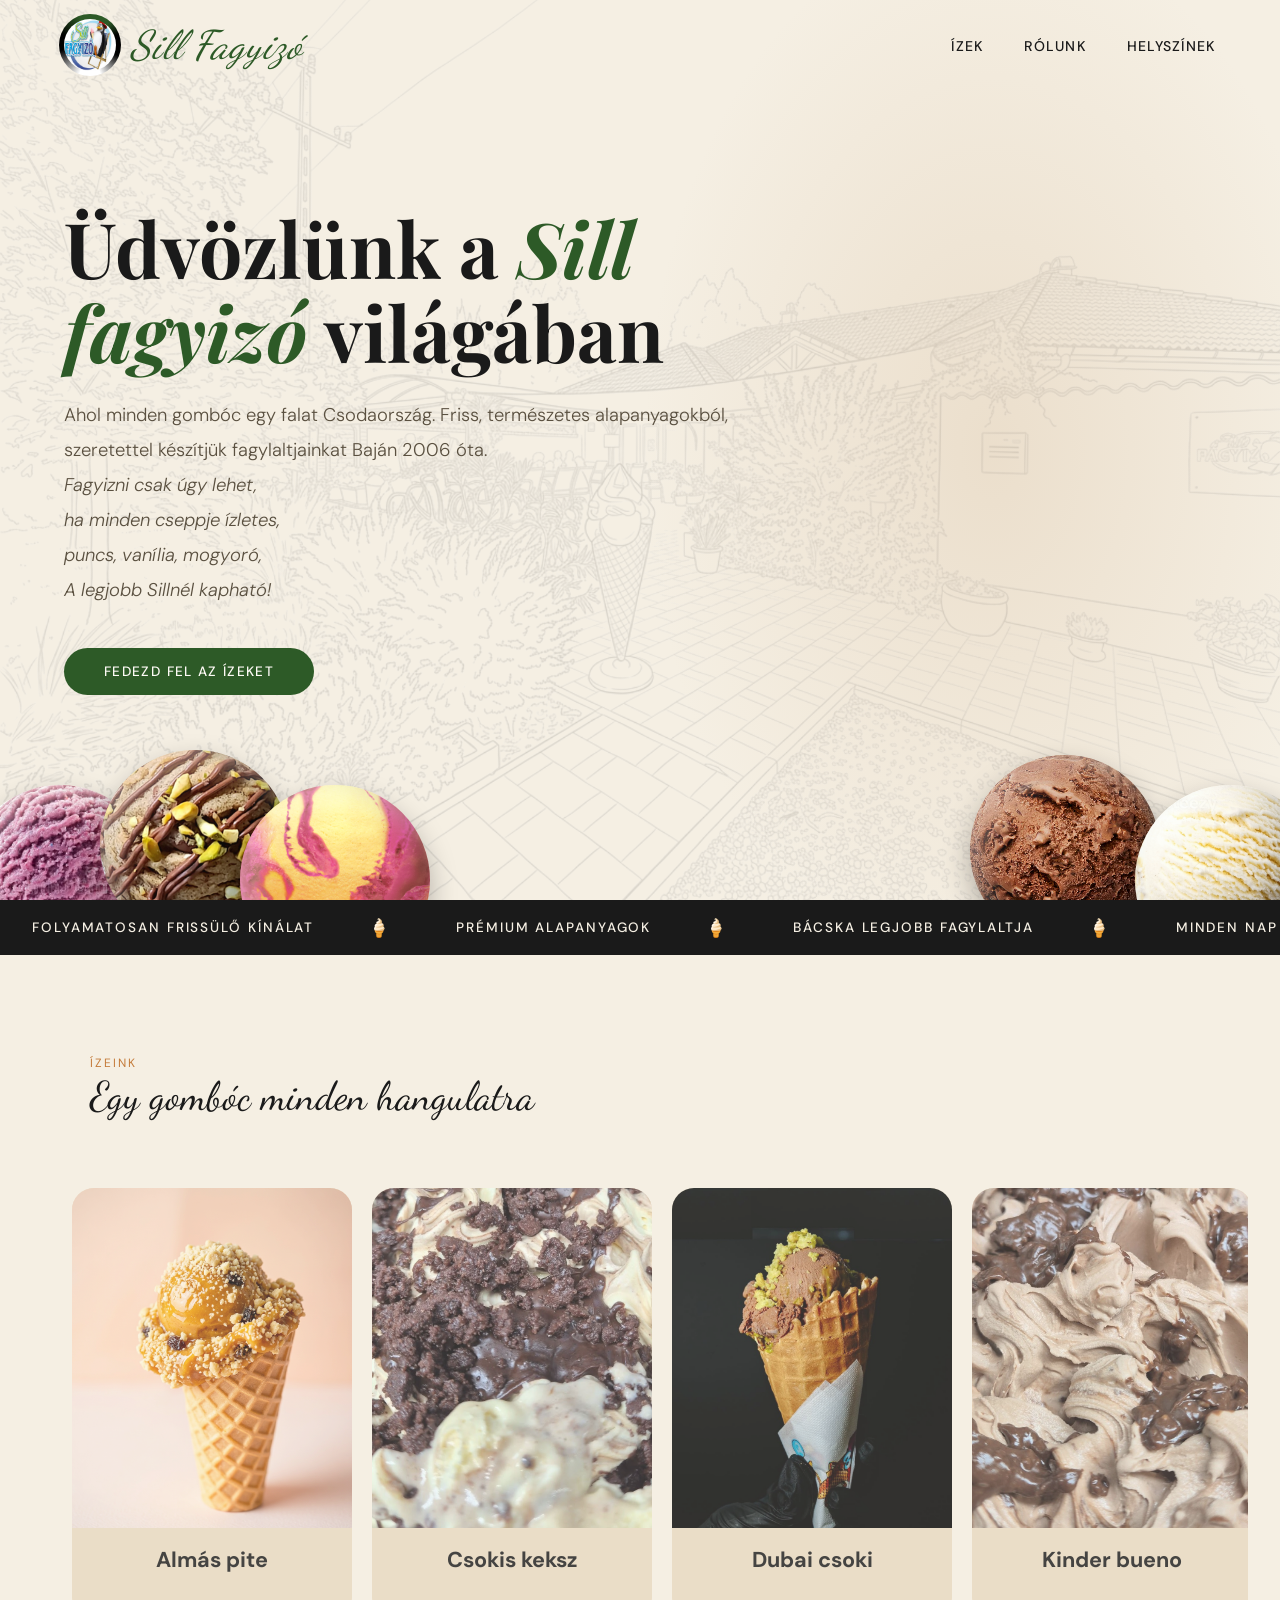
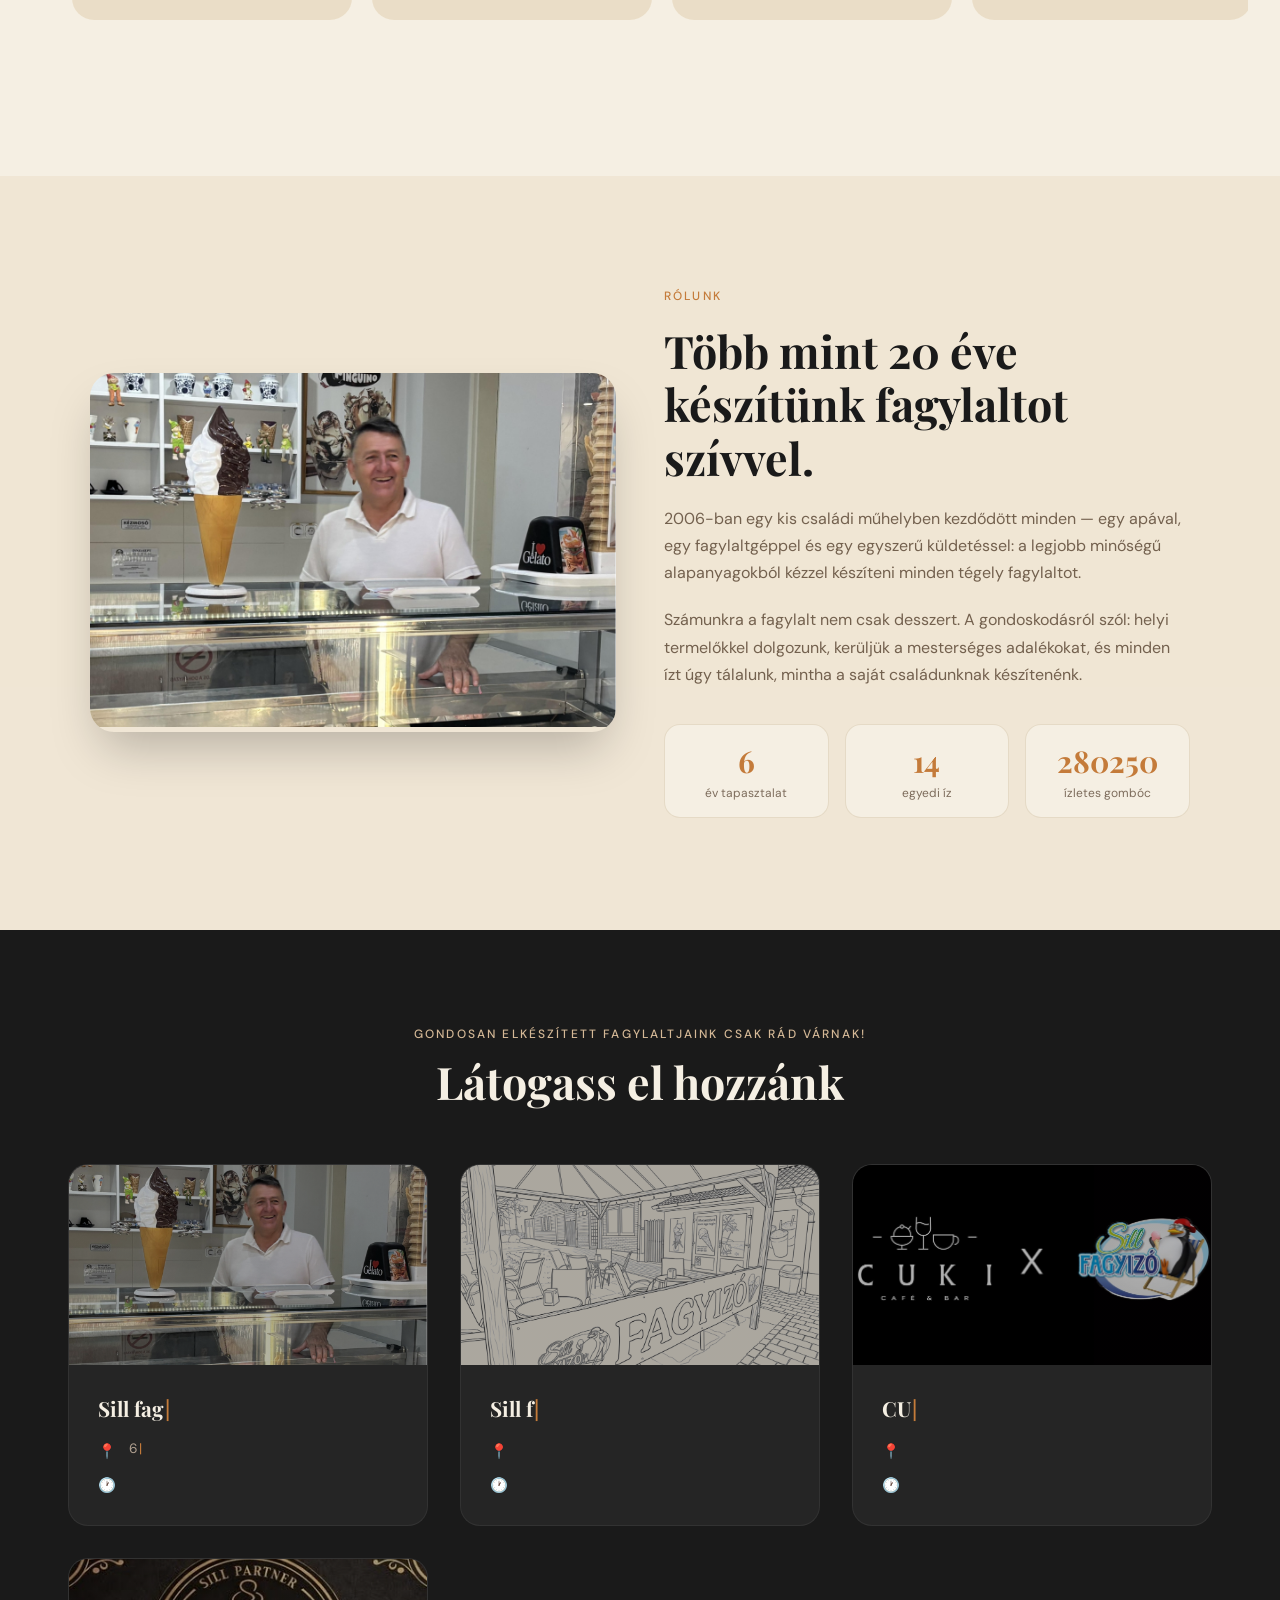
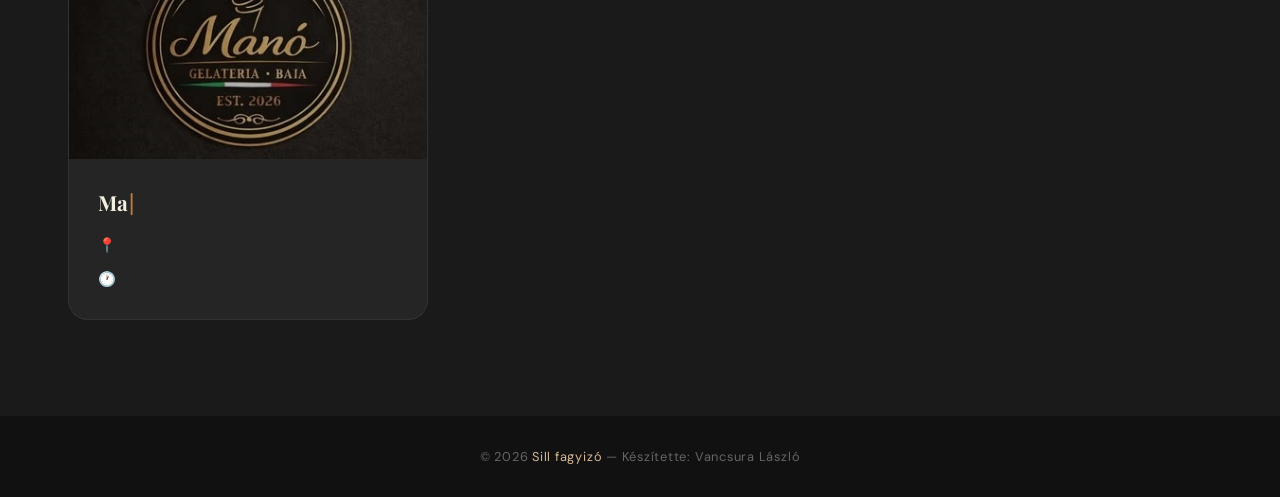
<file: index.html>
<!doctype html>
<html lang="en">
  <head>
    <meta charset="UTF-8" />
    <meta name="viewport" content="width=device-width, initial-scale=1.0" />
    <title>Sill fagyizó</title>
    <link rel="icon" type="image/png" href="assets/img/favicon.png" />
    <link rel="stylesheet" href="./css/style.css" />
  </head>
  <body>
    <nav id="navbar">
      <a href="#hero" class="nav-logo">
        <div class="nav-mini-logo">
          <img src="assets/img/csanad_logo.jpg" alt="Sill Fagyizó logó" />
        </div>

        <span class="nav-logo-text"> Sill <span>Fagyizó</span> </span>
      </a>

      <button class="hamburger" id="hamburger" aria-label="Menü">
        <span></span>
        <span></span>
        <span></span>
      </button>

      <ul class="nav-links" id="navLinks">
        <li><a href="#flavors">Ízek</a></li>
        <li><a href="#rolunk">Rólunk</a></li>
        <li><a href="#helyszinek">Helyszínek</a></li>
      </ul>
    </nav>

    <section id="hero">
      <div class="hero-text">
        <h1 class="hero-title">Üdvözlünk a <em>Sill fagyizó</em> világában</h1>
        <p class="hero-desc">
          Ahol minden gombóc egy falat Csodaország. Friss, természetes
          alapanyagokból, szeretettel készítjük fagylaltjainkat Baján 2006 óta.
          <br />
          <i
            >Fagyizni csak úgy lehet,
            <br />
            ha minden cseppje ízletes,
            <br />
            puncs, vanília, mogyoró,
            <br />A legjobb Sillnél kapható!</i
          >
        </p>
        <a href="#flavors" class="hero-btn">Fedezd fel az ízeket</a>
      </div>
    </section>

    <div class="ticker">
      <div class="ticker-track" id="tickerTrack">
        <span class="ticker-item"
          >Folyamatosan frissülő kínálat
          <span class="ticker-cone">🍦</span></span
        >
        <span class="ticker-item"
          >Prémium alapanyagok <span class="ticker-cone">🍦</span></span
        >
        <span class="ticker-item"
          >Bácska legjobb fagylaltja<span class="ticker-cone">🍦</span></span
        >
        <span class="ticker-item"
          >Minden nap frissen készítve <span class="ticker-cone">🍦</span></span
        >
        <span class="ticker-item"
          >Nincsenek mesterséges színezékek
          <span class="ticker-cone">🍦</span></span
        >
        <span class="ticker-item"
          >Vegán és laktózmentes opciók
          <span class="ticker-cone">🍦</span></span
        >
        <span class="ticker-item"
          >Folyamatosan frissülő kínálat
          <span class="ticker-cone">🍦</span></span
        >
        <span class="ticker-item"
          >Prémium alapanyagok <span class="ticker-cone">🍦</span></span
        >
        <span class="ticker-item"
          >Bácska legjobb fagylaltja<span class="ticker-cone">🍦</span></span
        >
        <span class="ticker-item"
          >Minden nap frissen készítve <span class="ticker-cone">🍦</span></span
        >
        <span class="ticker-item"
          >Nincsenek mesterséges színezékek
          <span class="ticker-cone">🍦</span></span
        >
        <span class="ticker-item"
          >Vegán és laktózmentes opciók
          <span class="ticker-cone">🍦</span></span
        >
      </div>
    </div>

    <section id="flavors" class="flavors-new">
      <div class="container">
        <div class="header">
          <div>
            <span class="tag">Ízeink</span>
            <h2
              style="
                font-family: &quot;Dancing Script&quot;, cursive;
                font-weight: 400;
              "
            >
              Egy gombóc minden hangulatra
            </h2>
          </div>
        </div>
      </div>

      <div id="slider" class="scroll-wrapper flavors-slider">
        <div class="track flavors-track" id="flavorTrack">
          <div class="card">
            <img src="assets/img/almas.jpg" />
            <h3>Almás pite</h3>
          </div>

          <div class="card">
            <img src="assets/img/csokis-k.jpg" />
            <h3>Csokis keksz</h3>
          </div>

          <div class="card">
            <img src="assets/img/cuki2.jpg" />
            <h3>Dubai csoki</h3>
          </div>

          <div class="card">
            <img src="assets/img/kinder-b.jpg" />
            <h3>Kinder bueno</h3>
          </div>

          <div class="card">
            <img src="assets/img/mak.jpg" />
            <h3>Meggyes mákos</h3>
          </div>

          <div class="card">
            <img src="assets/img/malnas-mag.jpg" />
            <h3>Málnás magnum</h3>
          </div>

          <div class="card">
            <img src="assets/img/pokemon.jpg" />
            <h3>Pokemon</h3>
          </div>

          <div class="card">
            <img src="assets/img/raffa.jpg" />
            <h3>Raffaello</h3>
          </div>

          <div class="card">
            <img src="assets/img/sarkany.jpg" />
            <h3>Sárkánygyümölcs</h3>
          </div>

          <div class="card">
            <img src="assets/img/snickers.jpg" />
            <h3>Snickers</h3>
          </div>

          <div class="card">
            <img src="assets/img/tejszínes-erdei.jpg" />
            <h3>Tejszínes erdeigyümölcsös</h3>
          </div>
        </div>
      </div>
      <a href="flavors.html" class="more-flavors-btn">Fagylaltjaink &gt;&gt;</a>
    </section>

    <section id="rolunk" class="block about">
      <div class="container about-grid" id="aboutGrid">
        <div class="about-img">
          <img
            src="assets/img/baja (2).jpg"
            alt="A Sill fagyizó fagyizó belseje"
          />
        </div>

        <div class="about-text">
          <span class="eyebrow">Rólunk</span>
          <h2 class="h2">Több mint 20 éve készítünk fagylaltot szívvel.</h2>

          <p>
            2006-ban egy kis családi műhelyben kezdődött minden — egy apával,
            egy fagylaltgéppel és egy egyszerű küldetéssel: a legjobb minőségű
            alapanyagokból kézzel készíteni minden tégely fagylaltot.
          </p>

          <p>
            Számunkra a fagylalt nem csak desszert. A gondoskodásról szól: helyi
            termelőkkel dolgozunk, kerüljük a mesterséges adalékokat, és minden
            ízt úgy tálalunk, mintha a saját családunknak készítenénk.
          </p>

          <div class="stats">
            <div class="stat">
              <div class="n" data-target="20" data-suffix="+">0</div>
              <div class="l">év tapasztalat</div>
            </div>
            <div class="stat">
              <div class="n" data-target="50" data-suffix="+">0</div>
              <div class="l">egyedi íz</div>
            </div>
            <div class="stat">
              <div class="n" data-target="1000000" data-suffix="+">0</div>
              <div class="l">ízletes gombóc</div>
            </div>
          </div>
        </div>
      </div>
    </section>

    <section id="helyszinek">
      <div class="section-header fade-in-up">
        <span class="section-tag"
          >Gondosan elkészített fagylaltjaink csak rád várnak!</span
        >
        <h2 class="section-title">Látogass el hozzánk</h2>
      </div>
      <div class="locations-grid">
        <div class="location-card" data-delay="0">
          <div class="location-img loc1"></div>
          <div class="location-body">
            <div
              class="location-name typing-target"
              data-text="Sill fagyizó Baja"
            ></div>
            <div class="location-info">
              <div class="location-row">
                <span class="icon">📍</span>
                <span
                  class="typing-target"
                  data-text="6503 Baja, Garibaldi u. 28."
                ></span>
              </div>
              <div class="location-row">
                <span class="icon">🕐</span>
                <span
                  class="typing-target"
                  data-text="H–V: 13:00–20:00 (szezonálisan nyitva)"
                ></span>
              </div>
            </div>
          </div>
        </div>

        <div class="location-card" data-delay="150">
          <div class="location-img loc2"></div>
          <div class="location-body">
            <div
              class="location-name typing-target"
              data-text="Sill fagyizó Érsekcsanád"
            ></div>
            <div class="location-info">
              <div class="location-row">
                <span class="icon">📍</span>
                <span
                  class="typing-target"
                  data-text="6347 Érsekcsanád, Dózsa György út 77."
                ></span>
              </div>
              <div class="location-row">
                <span class="icon">🕐</span>
                <span
                  class="typing-target"
                  data-text="H–V: 12:00–19:00 (szezonálisan nyitva)"
                ></span>
              </div>
            </div>
          </div>
        </div>

        <div class="location-card" data-delay="300">
          <div class="location-img loc3"></div>
          <div class="location-body">
            <div
              class="location-name typing-target"
              data-text="CUKI Café & Bar"
            ></div>
            <div class="location-info">
              <div class="location-row">
                <span class="icon">📍</span>
                <span
                  class="typing-target"
                  data-text="6500 Baja, Szentháromság tér 11."
                ></span>
              </div>
              <div class="location-row">
                <span class="icon">🕐</span>
                <span
                  class="typing-target"
                  data-text="V–CS: 8:00–21:00 | Péntek: 8:00–1:00 | Szombat: 8:00–3:00"
                ></span>
              </div>
            </div>
          </div>
        </div>

        <div class="location-card" data-delay="300">
          <div class="location-img loc4"></div>
          <div class="location-body">
            <div
              class="location-name typing-target"
              data-text="Manó Fagyizó"
            ></div>
            <div class="location-info">
              <div class="location-row">
                <span class="icon">📍</span>
                <span
                  class="typing-target"
                  data-text="6500 Baja, Lőkert sor 1/I."
                ></span>
              </div>
              <div class="location-row">
                <span class="icon">🕐</span>
                <span class="typing-target" data-text="H-V: 12:30-20:30"></span>
              </div>
            </div>
          </div>
        </div>
      </div>
    </section>

    <footer>
      <p>© 2026 <span>Sill fagyizó</span> — Készítette: Vancsura László</p>
    </footer>

    <div class="icecream-scoops">
      <div
        class="scoop scoop-pink"
        style="background-image: url(&quot;./assets/img/berry.jpg&quot;)"
      ></div>
      <div
        class="scoop scoop-vanilla"
        style="background-image: url(&quot;./assets/img/dubai-c.jpg&quot;)"
      ></div>
      <div
        class="scoop scoop-choco"
        style="background-image: url(&quot;./assets/img/pokemon-g.jpg&quot;)"
      ></div>
      <div
        class="scoop scoop-green"
        style="background-image: url(&quot;./assets/img/chocoball.jpeg&quot;)"
      ></div>
      <div
        class="scoop scoop-berry"
        style="background-image: url(&quot;./assets/img/vanilla.jpg&quot;)"
      ></div>
    </div>

    <script src="./js/script.js"></script>
  </body>
</html>
</file>
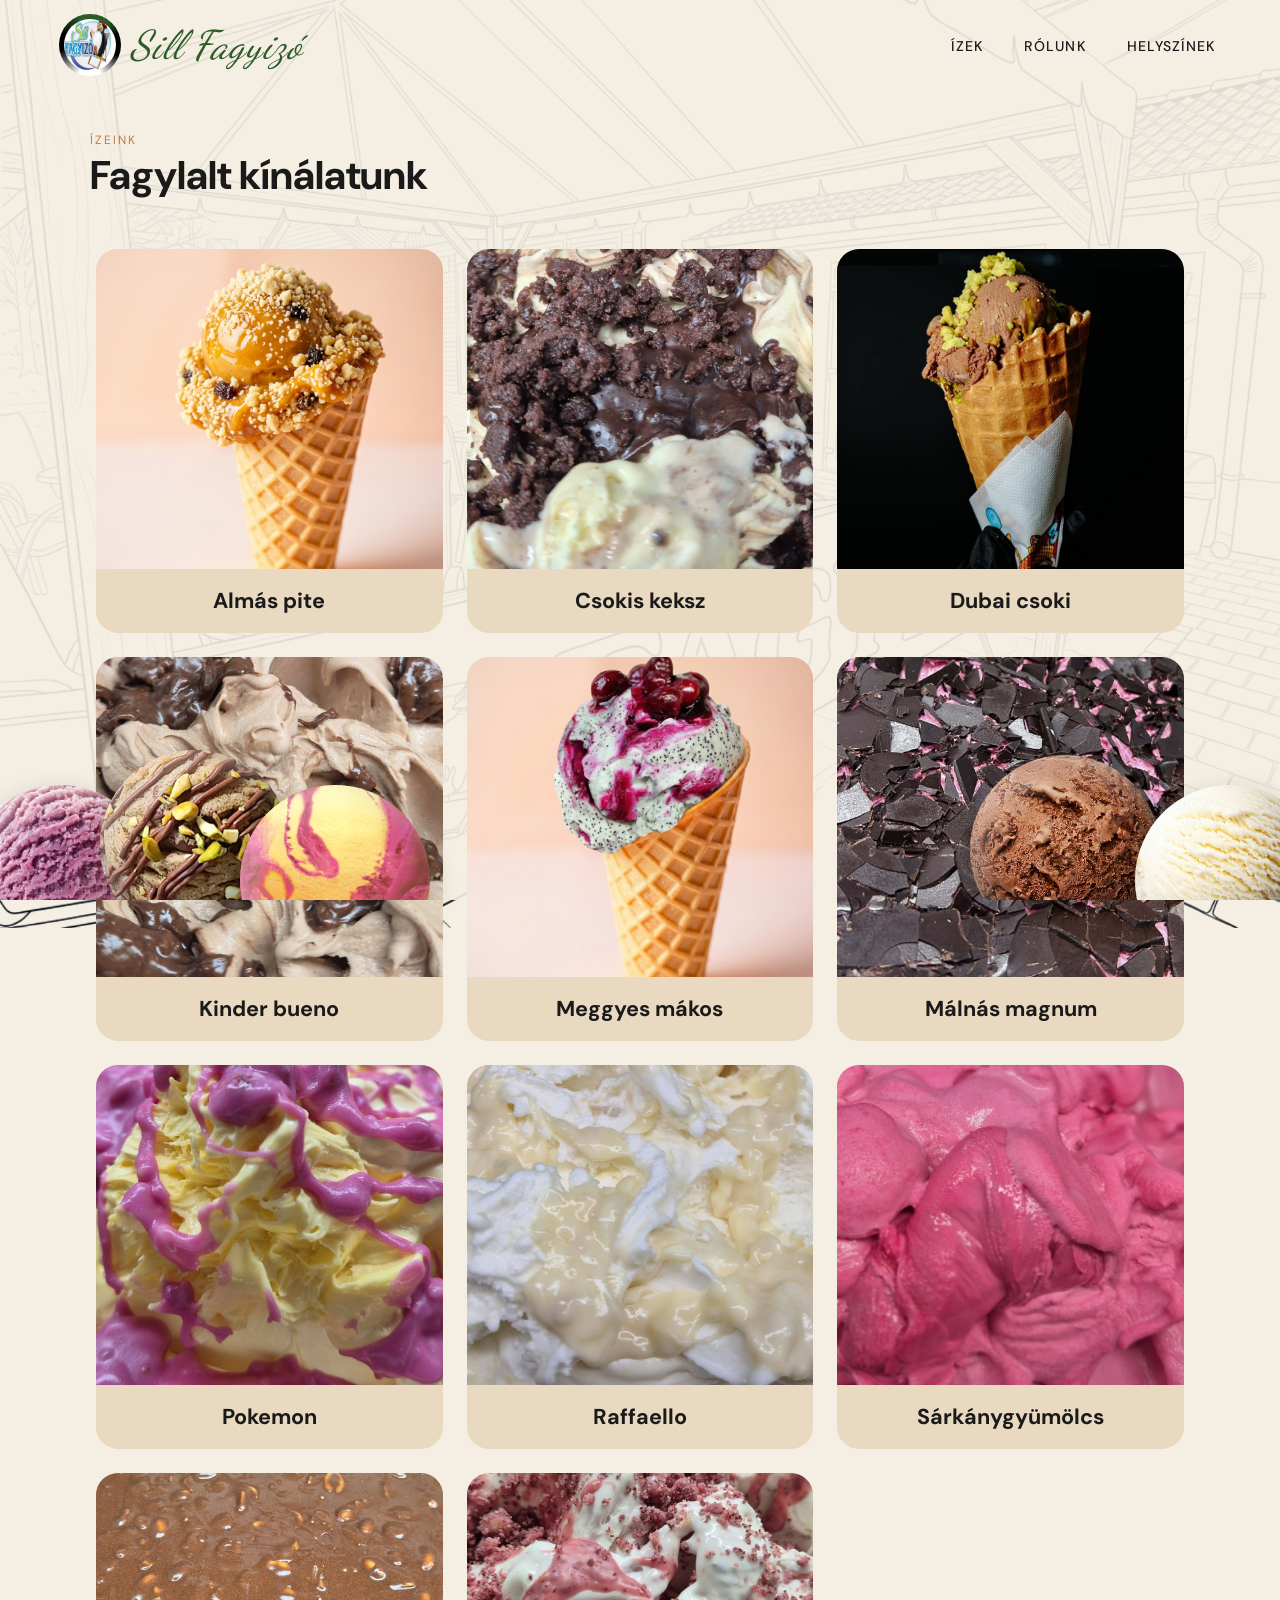
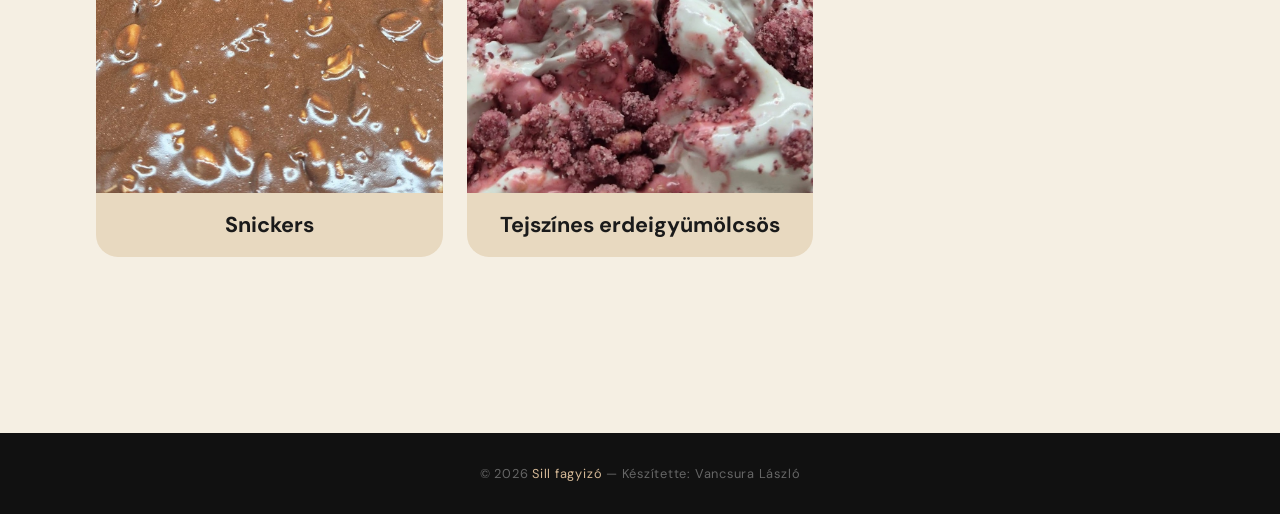
<file: flavors.html>
<!doctype html>
<html lang="hu">
  <head>
    <meta charset="UTF-8" />
    <meta name="viewport" content="width=device-width, initial-scale=1.0" />
    <title>Ízeink | Sill Fagyizó</title>
    <link rel="icon" type="image/png" href="assets/img/favicon.png" />
    <link rel="stylesheet" href="./css/style.css" />
    <link rel="stylesheet" href="./css/flavors.css" />
  </head>

  <body>
    <nav id="navbar">
      <a href="index.html#hero" class="nav-logo">
        <div class="nav-mini-logo">
          <img src="assets/img/csanad_logo.jpg" alt="Sill Fagyizó logó" />
        </div>

        <span class="nav-logo-text">Sill <span>Fagyizó</span></span>
      </a>

      <ul class="nav-links">
        <li><a href="index.html#flavors">Ízek</a></li>
        <li><a href="index.html#rolunk">Rólunk</a></li>
        <li><a href="index.html#helyszinek">Helyszínek</a></li>
      </ul>
    </nav>

    <section class="flavors-new flavors-page">
      <div class="container">
        <div class="header">
          <div>
            <span class="tag">Ízeink</span>
            <h2>Fagylalt kínálatunk</h2>
          </div>
        </div>
      </div>

      <div class="flavors-page-grid">
        <div class="card">
          <img src="assets/img/almas.jpg" alt="Almás pite fagylalt" />
          <h3>Almás pite</h3>
        </div>

        <div class="card">
          <img src="assets/img/csokis-k.jpg" alt="Csokis keksz fagylalt" />
          <h3>Csokis keksz</h3>
        </div>

        <div class="card">
          <img src="assets/img/cuki2.jpg" alt="Dubai csoki fagylalt" />
          <h3>Dubai csoki</h3>
        </div>

        <div class="card">
          <img src="assets/img/kinder-b.jpg" alt="Kinder bueno fagylalt" />
          <h3>Kinder bueno</h3>
        </div>

        <div class="card">
          <img src="assets/img/mak.jpg" alt="Meggyes mákos fagylalt" />
          <h3>Meggyes mákos</h3>
        </div>

        <div class="card">
          <img src="assets/img/malnas-mag.jpg" alt="Málnás magnum fagylalt" />
          <h3>Málnás magnum</h3>
        </div>

        <div class="card">
          <img src="assets/img/pokemon.jpg" alt="Pokemon fagylalt" />
          <h3>Pokemon</h3>
        </div>

        <div class="card">
          <img src="assets/img/raffa.jpg" alt="Raffaello fagylalt" />
          <h3>Raffaello</h3>
        </div>

        <div class="card">
          <img src="assets/img/sarkany.jpg" alt="Sárkánygyümölcs fagylalt" />
          <h3>Sárkánygyümölcs</h3>
        </div>

        <div class="card">
          <img src="assets/img/snickers.jpg" alt="Snickers fagylalt" />
          <h3>Snickers</h3>
        </div>

        <div class="card">
          <img
            src="assets/img/tejszínes-erdei.jpg"
            alt="Tejszínes erdeigyümölcsös fagylalt"
          />
          <h3>Tejszínes erdeigyümölcsös</h3>
        </div>
      </div>
    </section>

    <footer>
      <p>© 2026 <span>Sill fagyizó</span> — Készítette: Vancsura László</p>
    </footer>

    <div class="icecream-scoops">
      <div
        class="scoop scoop-pink"
        style="background-image: url(&quot;./assets/img/berry.jpg&quot;)"
      ></div>
      <div
        class="scoop scoop-vanilla"
        style="background-image: url(&quot;./assets/img/dubai-c.jpg&quot;)"
      ></div>
      <div
        class="scoop scoop-choco"
        style="background-image: url(&quot;./assets/img/pokemon-g.jpg&quot;)"
      ></div>
      <div
        class="scoop scoop-green"
        style="background-image: url(&quot;./assets/img/chocoball.jpeg&quot;)"
      ></div>
      <div
        class="scoop scoop-berry"
        style="background-image: url(&quot;./assets/img/vanilla.jpg&quot;)"
      ></div>
    </div>

    <script src="./js/script.js"></script>
  </body>
</html>
</file>
<file: css/style.css>
@import url("https://fonts.googleapis.com/css2?family=Playfair+Display:ital,wght@0,400;0,700;1,400&family=DM+Sans:wght@300;400;500&display=swap");
@import url("https://fonts.googleapis.com/css2?family=Dancing+Script:wght@700&display=swap");

:root {
  --cream: #f5efe3;
  --beige: #e8d9c0;
  --warm: #d4b896;
  --dark: #1a1a1a;
  --green: #2d5a27;
  --accent: #c47b3a;
  --white: #fdfaf5;
}

* {
  margin: 0;
  padding: 0;
  box-sizing: border-box;
}

html {
  scroll-behavior: smooth;
}

body {
  font-family: "DM Sans", sans-serif;
  background: var(--cream);
  color: var(--dark);
  overflow-x: hidden;
}

nav {
  position: fixed;
  top: 0;
  left: 0;
  right: 0;
  z-index: 100;
  padding: 1.2rem 4rem;
  display: flex;
  align-items: center;
  justify-content: space-between;
  background: transparent;
  transition:
    background 0.4s ease,
    backdrop-filter 0.4s ease;
}

nav.scrolled {
  background: rgba(245, 239, 227, 0.88);
  backdrop-filter: blur(12px);
  box-shadow: 0 1px 0 rgba(0, 0, 0, 0.06);
}

.nav-logo {
  display: flex;
  align-items: center;
  gap: 0.9rem;

  font-family: "Dancing Script", cursive;
  font-size: 2.5rem;
  color: var(--dark);
  text-decoration: none;
  letter-spacing: 0.02em;
}

.nav-logo-text span {
  color: var(--green);
  font-style: italic;
}

.nav-mini-logo {
  width: 52px;
  height: 52px;
  position: relative;
  border-radius: 50%;
  flex-shrink: 0;

  display: flex;
  align-items: center;
  justify-content: center;
}

.nav-mini-logo::before {
  content: "";
  position: absolute;
  inset: -5px;
  border-radius: 50%;
  padding: 3px;

  background: conic-gradient(
    #2d5a27 30deg 40deg,
    #000000 70deg 110deg,
    #ffffff 160deg 200deg,
    #000000 260deg 290deg,
    #2d5a27 340deg
  );

  z-index: -1;
  animation: spin 8s linear infinite;
}

.nav-mini-logo img {
  width: 52px;
  height: 52px;
  border-radius: 50%;
  object-fit: cover;
}

.nav-logo {
  font-family: "Dancing Script", cursive;
  font-size: 2.5rem;
  color: var(--dark);
  text-decoration: none;
  letter-spacing: 0.02em;
}

.nav-logo span {
  color: var(--green);
  font-style: italic;
}

.nav-links {
  display: flex;
  gap: 2.5rem;
  list-style: none;
}

.nav-links a {
  text-decoration: none;
  color: var(--dark);
  font-size: 0.88rem;
  font-weight: 500;
  letter-spacing: 0.08em;
  text-transform: uppercase;
  position: relative;
  transition: color 0.3s;
}

.nav-links a::after {
  content: "";
  position: absolute;
  bottom: -3px;
  left: 0;
  width: 0;
  height: 1.5px;
  background: var(--green);
  transition: width 0.3s ease;
}

.nav-links a:hover {
  color: var(--green);
}
.nav-links a:hover::after {
  width: 100%;
}

#hero {
  height: 100vh;
  display: flex;
  align-items: center;
  justify-content: space-between;
  padding: 0 8rem;
  position: relative;
  overflow: hidden;
  background:
    linear-gradient(rgba(245, 239, 227, 0.85), rgba(245, 239, 227, 0.85)),
    url("../assets/img/sill_processed.png") center / cover no-repeat;
}

#hero::before {
  content: "";
  position: absolute;
  top: -10%;
  right: -5%;
  width: 55%;
  height: 120%;
  background: radial-gradient(
    ellipse at center,
    rgba(212, 184, 150, 0.3) 0%,
    transparent 70%
  );
  pointer-events: none;
}

.hero-text {
  max-width: 760px;
  animation: fadeInLeft 1s ease forwards;
  opacity: 0;
}

@keyframes fadeInLeft {
  from {
    opacity: 0;
    transform: translateX(-40px);
  }
  to {
    opacity: 1;
    transform: translateX(0);
  }
}

.hero-title {
  font-family: "Playfair Display", serif;
  font-size: clamp(3.6rem, 6vw, 5.8rem);
  line-height: 1.1;
  color: var(--dark);
  margin-bottom: 1.5rem;
}

.hero-title em {
  color: var(--green);
  font-style: italic;
}

.hero-desc {
  font-size: 1.15rem;
  line-height: 1.9;
  max-width: 720px;
  color: #5a5040;
  margin-bottom: 2.5rem;
  font-weight: 300;
}

.hero-btn {
  display: inline-block;
  padding: 0.95rem 2.5rem;
  background: var(--green);
  color: var(--white);
  text-decoration: none;
  font-size: 0.85rem;
  letter-spacing: 0.1em;
  text-transform: uppercase;
  font-weight: 500;
  border-radius: 3rem;
  transition:
    transform 0.3s,
    box-shadow 0.3s;
}

.hero-btn:hover {
  transform: translateY(-2px);
  box-shadow: 0 8px 24px rgba(45, 90, 39, 0.3);
}

@keyframes fadeInRight {
  from {
    opacity: 0;
    transform: translateX(40px);
  }
  to {
    opacity: 1;
    transform: translateX(0);
  }
}

.ticker {
  background: var(--dark);
  color: var(--cream);
  padding: 1rem 0;
  overflow: hidden;
  white-space: nowrap;
}

.ticker-track {
  display: inline-flex;
  animation: ticker 22s linear infinite;
}

@keyframes ticker {
  from {
    transform: translateX(0);
  }
  to {
    transform: translateX(-50%);
  }
}

.ticker-item {
  display: inline-flex;
  align-items: center;
  gap: 1.5rem;
  padding: 0 2rem;
  font-size: 0.85rem;
  letter-spacing: 0.14em;
  text-transform: uppercase;
  font-weight: 500;
}

.ticker-cone {
  font-size: 1.1rem;
  margin-left: 30px;
}

.section-header {
  text-align: center;
  margin-bottom: 3.5rem;
}

.section-tag {
  font-size: 0.75rem;
  letter-spacing: 0.18em;
  text-transform: uppercase;
  color: var(--accent);
  font-weight: 500;
  margin-bottom: 0.8rem;
  display: block;
}

.section-title {
  font-family: "Playfair Display", serif;
  font-size: clamp(2rem, 3.5vw, 2.8rem);
  color: var(--dark);
  line-height: 1.2;
}

.flavors-new {
  padding: 6rem 2rem;
  background: #f5efe3;
}

.more-flavors-btn {
  display: none;
}

.container {
  max-width: 1100px;
  margin: auto;
}

.header {
  display: flex;
  justify-content: space-between;
  gap: 2rem;
  margin-bottom: 3rem;
}

.header h2 {
  font-size: 2.5rem;
}

.tag {
  font-size: 12px;
  letter-spacing: 2px;
  color: #c47b3a;
  text-transform: uppercase;
}

.scroll-wrapper.flavors-slider {
  overflow: hidden;
  width: 100%;
  user-select: none;
}

.track.flavors-track {
  display: flex;
  gap: 20px;
  will-change: transform;
  padding: 20px 40px 60px;
  overflow: visible;
}

.card {
  width: 280px;
  flex-shrink: 0;
  border-radius: 22px;
  overflow: hidden;
  background: #e8d9c0;
  transition:
    transform 0.35s ease,
    box-shadow 0.35s ease,
    filter 0.35s ease,
    opacity 0.35s ease;
  opacity: 0.8;
}

.card:hover {
  transform: translateY(-8px) scale(1.05);
  box-shadow: 0 14px 30px rgba(0, 0, 0, 0.25);
  filter: brightness(1.15);
  opacity: 1;
  z-index: 5;
}

.card img {
  width: 100%;
  height: 340px;
  object-fit: cover;
  display: block;
}

.card h3 {
  padding: 18px;
  font-size: 1.35rem;
  text-align: center;
}

.block {
  padding: 7rem 4rem;
}

.eyebrow {
  font-size: 0.75rem;
  letter-spacing: 0.18em;
  text-transform: uppercase;
  color: var(--accent);
  font-weight: 500;
}

.h2 {
  font-family: "Playfair Display", serif;
  font-size: clamp(2rem, 3.5vw, 2.8rem);
  color: var(--dark);
  line-height: 1.2;
}

.about {
  background: rgba(232, 216, 189, 0.4);
  overflow: hidden;
}

.about-grid {
  display: grid;
  gap: 3rem;
  grid-template-columns: 1fr;
  align-items: center;
  opacity: 0;
}

@media (min-width: 768px) {
  .about-grid {
    grid-template-columns: 1fr 1fr;
  }

  .icecream-scoops {
    height: 160px;
  }

  .scoop {
    width: 130px;
    height: 130px;
    bottom: -55px;
  }

  .scoop-vanilla {
    left: 65px;
    bottom: -35px;
  }

  .scoop-choco {
    left: 155px;
  }

  .scoop-green {
    right: 70px;
    bottom: -40px;
  }
}

.about-grid.visible {
  animation: slideLeft 1s ease-out both;
}

@keyframes slideLeft {
  from {
    opacity: 0;
    transform: translateX(-80px);
  }
  to {
    opacity: 1;
    transform: translateX(0);
  }
}

.about-img {
  border-radius: 1.5rem;
  overflow: hidden;
  box-shadow: 0 25px 50px -12px rgba(0, 0, 0, 0.25);
}

.about-img img {
  width: 100%;
  height: 100%;
  object-fit: cover;
}

.about-text {
  display: flex;
  flex-direction: column;
  gap: 1.25rem;
}

.about-text p {
  color: rgba(74, 52, 34, 0.75);
  line-height: 1.7;
}

.stats {
  display: grid;
  grid-template-columns: repeat(3, 1fr);
  gap: 1rem;
  padding-top: 1rem;
}

.stat {
  text-align: center;
  padding: 1rem;
  border-radius: 1rem;
  background: var(--cream);
  border: 1px solid rgba(205, 184, 154, 0.4);
}

.stat .n {
  font-family: "Playfair Display", serif;
  font-size: 1.875rem;
  font-weight: 700;
  color: var(--accent);
}

.stat .l {
  font-size: 0.75rem;
  color: rgba(74, 52, 34, 0.7);
  margin-top: 0.25rem;
}

#helyszinek {
  padding: 6rem 4rem;
  background: var(--dark);
  color: var(--cream);
}

#helyszinek .section-title {
  color: var(--cream);
}
#helyszinek .section-tag {
  color: var(--warm);
}

.locations-grid {
  display: grid;
  grid-template-columns: repeat(auto-fit, minmax(280px, 360px));
  justify-content: center;
  gap: 2rem;
  margin-top: 3.5rem;
}

.location-card {
  background: #252525;
  border-radius: 20px;
  overflow: hidden;
  border: 1px solid rgba(255, 255, 255, 0.06);
  transition:
    transform 0.4s ease,
    box-shadow 0.4s ease;
  opacity: 0;
  transform: translateY(30px);
}

.location-card.visible {
  animation: cardIn 0.7s ease forwards;
}

@keyframes cardIn {
  to {
    opacity: 1;
    transform: translateY(0);
  }
}

.location-card:hover {
  transform: translateY(-6px);
  box-shadow: 0 20px 50px rgba(0, 0, 0, 0.4);
  filter: brightness(1.2);
}

.location-img {
  height: 200px;
  background: linear-gradient(145deg, #3a3020, #5a4030);
  display: flex;
  align-items: center;
  justify-content: center;
  font-size: 5rem;
}

.location-img.loc1 {
  background:
    linear-gradient(rgba(0, 0, 0, 0.3), rgba(0, 0, 0, 0.3)),
    url("../assets/img/baja\ \(2\).jpg") center / cover no-repeat;
}

.location-img.loc2 {
  background:
    linear-gradient(rgba(0, 0, 0, 0.3), rgba(0, 0, 0, 0.3)),
    url("../assets/img/fagyizo_processed.png") center / cover no-repeat;
}

.location-img.loc3 {
  background:
    linear-gradient(rgba(0, 0, 0, 0.3), rgba(0, 0, 0, 0.3)),
    url("../assets/img/cuki.jpg") center / cover no-repeat;
}

.location-img.loc4 {
  background:
    linear-gradient(rgba(0, 0, 0, 0.3), rgba(0, 0, 0, 0.3)),
    url("../assets/img/mano.jpg") center / cover no-repeat;
}

.location-body {
  padding: 1.8rem;
}

.location-name {
  font-family: "Playfair Display", serif;
  font-size: 1.3rem;
  font-weight: 700;
  color: var(--cream);
  margin-bottom: 1rem;
  min-height: 1.8rem;
}

.location-info {
  display: flex;
  flex-direction: column;
  gap: 0.7rem;
}

.location-row {
  display: flex;
  align-items: flex-start;
  gap: 0.8rem;
  font-size: 0.85rem;
  color: #b0a090;
  min-height: 1.2rem;
}

.location-row .icon {
  font-size: 0.9rem;
  margin-top: 0.1rem;
  flex-shrink: 0;
}

.location-row span {
  line-height: 1.5;
}

.typing-cursor::after {
  content: "|";
  animation: blink 0.7s step-end infinite;
  color: var(--accent);
  margin-left: 1px;
}

@keyframes blink {
  0%,
  100% {
    opacity: 1;
  }
  50% {
    opacity: 0;
  }
}

footer {
  background: #111;
  color: #666;
  text-align: center;
  padding: 2rem;
  font-size: 0.8rem;
  letter-spacing: 0.06em;
}

footer span {
  color: var(--warm);
}

.fade-in-up {
  opacity: 0;
  transform: translateY(30px);
  transition:
    opacity 0.7s ease,
    transform 0.7s ease;
}

.fade-in-up.visible {
  opacity: 1;
  transform: translateY(0);
}

.icecream-scoops {
  position: fixed;
  left: 0;
  bottom: 0;

  width: 100%;
  height: 230px;

  z-index: 9999;
  pointer-events: none;
  overflow: hidden;
}

.scoop {
  position: absolute;
  bottom: -75px;

  width: 190px;
  height: 190px;

  border-radius: 50%;

  background-position: center;
  background-repeat: no-repeat;
  background-size: 155%;

  box-shadow:
    inset -18px -24px 35px rgba(0, 0, 0, 0.22),
    inset 16px 18px 28px rgba(255, 255, 255, 0.38),
    0 12px 28px rgba(0, 0, 0, 0.28);
}

.scoop-pink {
  left: -35px;
  background-size: 210%;
}

.scoop-vanilla {
  left: 100px;
  bottom: -40px;
}

.scoop-choco {
  left: 240px;
}

.scoop-green {
  right: 120px;
  bottom: -45px;
}

.scoop-berry {
  right: -45px;
}

@media (max-width: 900px) {
  #hero {
    padding: 0 2rem;
    flex-direction: column;
    gap: 3rem;
    justify-content: center;
    text-align: center;
  }

  #rolunk {
    flex-direction: column;
    padding: 4rem 2rem;
  }

  nav {
    padding: 1rem 2rem;
  }

  #flavors,
  #helyszinek {
    padding: 4rem 2rem;
  }

  .stat .n {
    font-size: 1.4rem;
    padding: 0.4rem;

  }
}

.hamburger {
  display: none;
  width: 42px;
  height: 42px;
  border: none;
  background: transparent;
  cursor: pointer;
  z-index: 200;
}

.hamburger span {
  display: block;
  width: 26px;
  height: 2px;
  background: var(--dark);
  margin: 6px auto;
  transition: 0.3s;
}

@keyframes spin {
  from {
    transform: rotate(0deg);
  }
  to {
    transform: rotate(360deg);
  }
}

@media (max-width: 1450px) and (min-width: 901px) {
  #hero {
    padding: 0 4rem;
    gap: 2rem;
  }
}

@media (max-width: 900px) {
  #hero {
    height: auto;
    min-height: 100vh;
    padding: 7rem 2rem 4rem;
    flex-direction: column;
    justify-content: center;
    gap: 3rem;
    text-align: center;
  }

  .hero-text {
    max-width: 100%;
  }
}

@media (max-width: 600px) {
  #hero {
    padding: 6.5rem 1.25rem 3rem;
    gap: 2.25rem;
  }

  .hero-title {
    font-size: 2.4rem;
  }

  .hero-desc {
    font-size: 0.95rem;
  }

  .flavors-slider {
    overflow: visible;
  }

  .flavors-track {
    flex-direction: column;
    transform: none !important;
    padding: 10px 0;
  }

  .card {
    width: 90%;
    margin: 0 auto;
    opacity: 1;
  }

  .card img {
    height: 220px;
  }

  .card h3 {
    font-size: 1.1rem;
  }

  nav {
    padding: 1rem 1.25rem;
  }

  .hamburger {
    display: block;
  }

  .nav-links {
    position: absolute;
    top: 100%;
    right: 1.25rem;
    width: 210px;
    padding: 1.25rem;
    border-radius: 18px;
    background: rgba(245, 239, 227, 0.96);
    backdrop-filter: blur(12px);
    box-shadow: 0 16px 40px rgba(0, 0, 0, 0.12);

    display: flex;
    flex-direction: column;
    gap: 1rem;

    opacity: 0;
    pointer-events: none;
    transform: translateY(-10px);
    transition: 0.3s ease;
  }

  .nav-links.active {
    opacity: 1;
    pointer-events: auto;
    transform: translateY(0);
  }

  .hamburger.active span:nth-child(1) {
    transform: translateY(8px) rotate(45deg);
  }

  .hamburger.active span:nth-child(2) {
    opacity: 0;
  }

  .hamburger.active span:nth-child(3) {
    transform: translateY(-8px) rotate(-45deg);
  }

  .nav-logo {
    font-size: 1.9rem;
    gap: 0.7rem;
  }

  .nav-mini-logo,
  .nav-mini-logo img {
    width: 42px;
    height: 42px;
  }

  .more-flavors-btn {
    display: block;
    width: fit-content;
    margin: 1.5rem auto 0;
    padding: 0.85rem 1.8rem;
    background: var(--green);
    color: var(--white);
    text-decoration: none;
    border-radius: 999px;
    font-size: 0.8rem;
    letter-spacing: 0.1em;
    text-transform: uppercase;
    font-weight: 500;
  }

  .scoop-choco {
    display: none;
  }

  .scoop-vanilla {
    display: none;
  }

  #slider {
    display: none;
  }
}

@media (max-width: 400px) {
  .flavors-new {
    padding: 4rem 1rem;
  }

  .flavors-track {
    flex-direction: column;
    transform: none !important;
    gap: 16px;
    padding: 0;
  }

  .card {
    width: 100%;
    margin: 0 auto;
    border-radius: 16px;
  }

  .card img {
    height: 180px;
  }

  .card h3 {
    font-size: 1rem;
    padding: 12px;
  }

  .header h2 {
    font-size: 1.8rem;
    line-height: 1.2;
  }

  .tag {
    font-size: 10px;
  }

  .stat .n {
    font-family: "Playfair Display", serif;
    font-size: 1.075rem;
    font-weight: 400;
  }

  .stat {
    padding: 0.5rem;
  }
}
</file>
<file: css/flavors.css>
.flavors-page {
  min-height: 100vh;
  padding-top: 8rem;
  background:
    linear-gradient(rgba(245, 239, 227, 0.9), rgba(245, 239, 227, 0.9)),
    url("../assets/img/fagyizo_processed.png") center / cover no-repeat;

  background-attachment: fixed;
}

.flavors-page-grid {
  display: grid;
  grid-template-columns: 1fr;
  gap: 1.5rem;
  padding: 0 1.25rem 4rem;
}

.flavors-page-grid .card {
  width: 100%;
  opacity: 1;
}

.flavors-page-grid .card img {
  height: 260px;
}

@media (min-width: 768px) {
  .flavors-page-grid {
    grid-template-columns: repeat(3, minmax(280px, 360px));
    justify-content: center;
    padding: 0 4rem 5rem;
  }

  .flavors-page-grid .card img {
    height: 320px;
  }
}

@media (max-width: 767px) {
  .scoop-choco {
    display: none;
  }

  .scoop-vanilla {
    display: none;
  }
}
</file>
